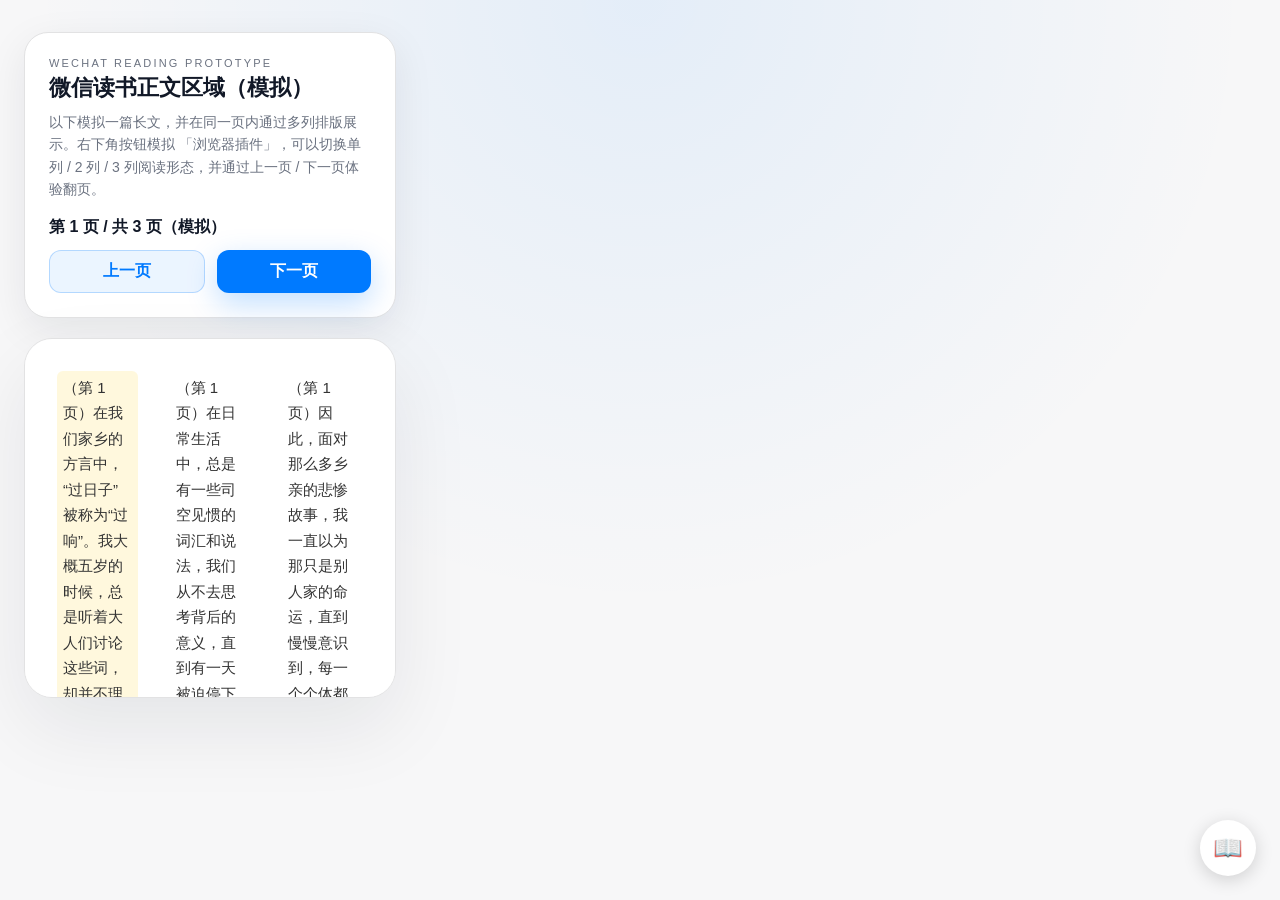
<file: popup.html>
<!DOCTYPE html>
<html lang="zh-CN">
  <head>
    <meta charset="UTF-8" />
    <meta name="viewport" content="width=device-width, initial-scale=1" />
    <title>微信读书 · 多列阅读增强</title>
    <link rel="stylesheet" href="popup.css" />
  </head>
  <body>
    <div class="app-shell">
      <header class="reader-header">
        <div class="header-copy">
          <p class="eyebrow">WECHAT READING PROTOTYPE</p>
          <h1>微信读书正文区域（模拟）</h1>
          <p class="intro">
            以下模拟一篇长文，并在同一页内通过多列排版展示。右下角按钮模拟
            「浏览器插件」，可以切换单列 / 2 列 / 3 列阅读形态，并通过上一页 /
            下一页体验翻页。
          </p>
        </div>
        <div class="header-actions">
          <div class="page-indicator" id="pageIndicator" aria-live="polite">
            第 1 页 / 共 3 页（模拟）
          </div>
          <div class="page-controls" role="group" aria-label="翻页控制">
            <button class="ghost-button" data-action="prev" aria-label="上一页">
              上一页
            </button>
            <button class="primary-button" data-action="next" aria-label="下一页">
              下一页
            </button>
          </div>
        </div>
      </header>

      <main class="reader-main" id="readerMain" tabindex="0">
        <div class="reader-content" id="readerContent"></div>
      </main>
    </div>

    <button
      class="fab"
      id="fab"
      aria-label="打开微信读书阅读增强插件"
      aria-haspopup="true"
      aria-expanded="false"
      aria-controls="readingPopover"
    >
      📖
    </button>

    <section class="popover" id="readingPopover" role="dialog" aria-modal="false">
      <header class="popover-header">
        <p class="eyebrow">WECHAT READING PROTOTYPE</p>
        <h2>微信读书阅读增强插件</h2>
        <p class="subtitle">请选择你希望的阅读形态：</p>
      </header>
      <div class="mode-list" role="group" aria-label="列数模式">
        <button class="mode-option" data-columns="1">原始（单列）</button>
        <button class="mode-option" data-columns="2">2 列阅读</button>
        <button class="mode-option" data-columns="3">3 列阅读</button>
      </div>
      <p class="popover-note">
        翻页行为在本原型中通过「上一页 / 下一页」按钮模拟。
      </p>
    </section>

    <script src="popup.js" type="module"></script>
  </body>
</html>
</file>
<file: popup.css>
:root {
  --bg: #f7f7f8;
  --card: #ffffff;
  --border: #e2e2e3;
  --text-primary: #111827;
  --text-secondary: #6b7280;
  --accent: #007aff;
  --shadow-pop: 0 8px 28px rgba(0, 0, 0, 0.12);
  --shadow-fab: 0 4px 18px rgba(0, 0, 0, 0.16);
}

* {
  box-sizing: border-box;
}

body {
  margin: 0;
  width: 420px;
  min-height: 540px;
  font-family: -apple-system, "SF Pro Text", "Segoe UI", Roboto, sans-serif;
  background: radial-gradient(circle at top, rgba(0, 122, 255, 0.08), transparent 55%)
      fixed,
    var(--bg);
  color: var(--text-primary);
}

button {
  font: inherit;
  border: none;
  cursor: pointer;
  background: none;
}

.app-shell {
  padding: 32px 24px 80px;
}

.reader-header {
  background: var(--card);
  border: 1px solid var(--border);
  border-radius: 24px;
  padding: 24px;
  display: flex;
  flex-direction: column;
  gap: 16px;
  box-shadow: 0 12px 40px rgba(15, 23, 42, 0.08);
}

.header-copy h1 {
  margin: 0 0 8px;
  font-size: 22px;
  font-weight: 600;
}

.intro {
  margin: 0;
  font-size: 14px;
  color: var(--text-secondary);
  line-height: 1.6;
}

.header-actions {
  display: flex;
  flex-direction: column;
  gap: 12px;
}

.page-indicator {
  font-size: 16px;
  font-weight: 600;
}

.page-controls {
  display: flex;
  gap: 12px;
}

.primary-button,
.ghost-button {
  flex: 1;
  padding: 10px 12px;
  border-radius: 12px;
  font-weight: 600;
  transition: transform 0.2s ease, box-shadow 0.2s ease;
}

.primary-button {
  background: var(--accent);
  color: #fff;
  box-shadow: 0 10px 30px rgba(0, 122, 255, 0.25);
}

.primary-button:active {
  transform: translateY(1px);
}

.ghost-button {
  background: rgba(0, 122, 255, 0.08);
  color: var(--accent);
  border: 1px solid rgba(0, 122, 255, 0.24);
}

.reader-main {
  margin-top: 20px;
  background: var(--card);
  border-radius: 28px;
  border: 1px solid var(--border);
  height: 360px;
  overflow-y: auto;
  padding: 32px;
  box-shadow: 0 30px 80px rgba(15, 23, 42, 0.08);
}

.reader-content {
  column-count: 3;
  column-gap: 32px;
  font-size: 15px;
  line-height: 1.7;
  color: #333;
}

.reader-content p {
  margin: 0 0 12px;
  break-inside: avoid;
  padding: 4px 6px;
  border-radius: 6px;
  transition: background 0.2s ease;
}

.reader-content p._active {
  background: rgba(255, 240, 180, 0.45);
}

.fab {
  position: absolute;
  right: 24px;
  bottom: 24px;
  width: 56px;
  height: 56px;
  border-radius: 999px;
  border: none;
  background: var(--card);
  box-shadow: var(--shadow-fab);
  font-size: 24px;
  display: grid;
  place-items: center;
  transition: transform 0.2s ease, box-shadow 0.2s ease;
}

.fab:hover {
  transform: translateY(-2px);
}

.popover {
  position: absolute;
  right: 24px;
  bottom: 96px;
  width: 300px;
  background: var(--card);
  border-radius: 20px;
  border: 1px solid var(--border);
  padding: 24px;
  box-shadow: var(--shadow-pop);
  opacity: 0;
  pointer-events: none;
  transform: translateY(12px);
  transition: opacity 0.25s ease, transform 0.25s ease;
  z-index: 5;
}

.popover.is-visible {
  opacity: 1;
  pointer-events: auto;
  transform: translateY(0);
}

.popover-header h2 {
  margin: 4px 0 8px;
  font-size: 18px;
}

.popover-header .subtitle {
  margin: 0;
  color: var(--text-secondary);
  font-size: 13px;
}

.eyebrow {
  text-transform: uppercase;
  letter-spacing: 0.2em;
  font-size: 11px;
  color: var(--text-secondary);
  margin: 0 0 4px;
}

.mode-list {
  display: flex;
  flex-direction: column;
  gap: 10px;
  margin: 18px 0 14px;
}

.mode-option {
  width: 100%;
  padding: 10px 12px;
  border-radius: 12px;
  border: 1px solid var(--border);
  background: #f8f8f8;
  text-align: left;
  font-weight: 600;
  color: var(--text-primary);
}

.mode-option.is-active {
  background: rgba(0, 122, 255, 0.08);
  border-color: var(--accent);
  color: var(--accent);
}

.popover-note {
  margin: 0;
  font-size: 12px;
  color: var(--text-secondary);
  line-height: 1.5;
}
</file>
